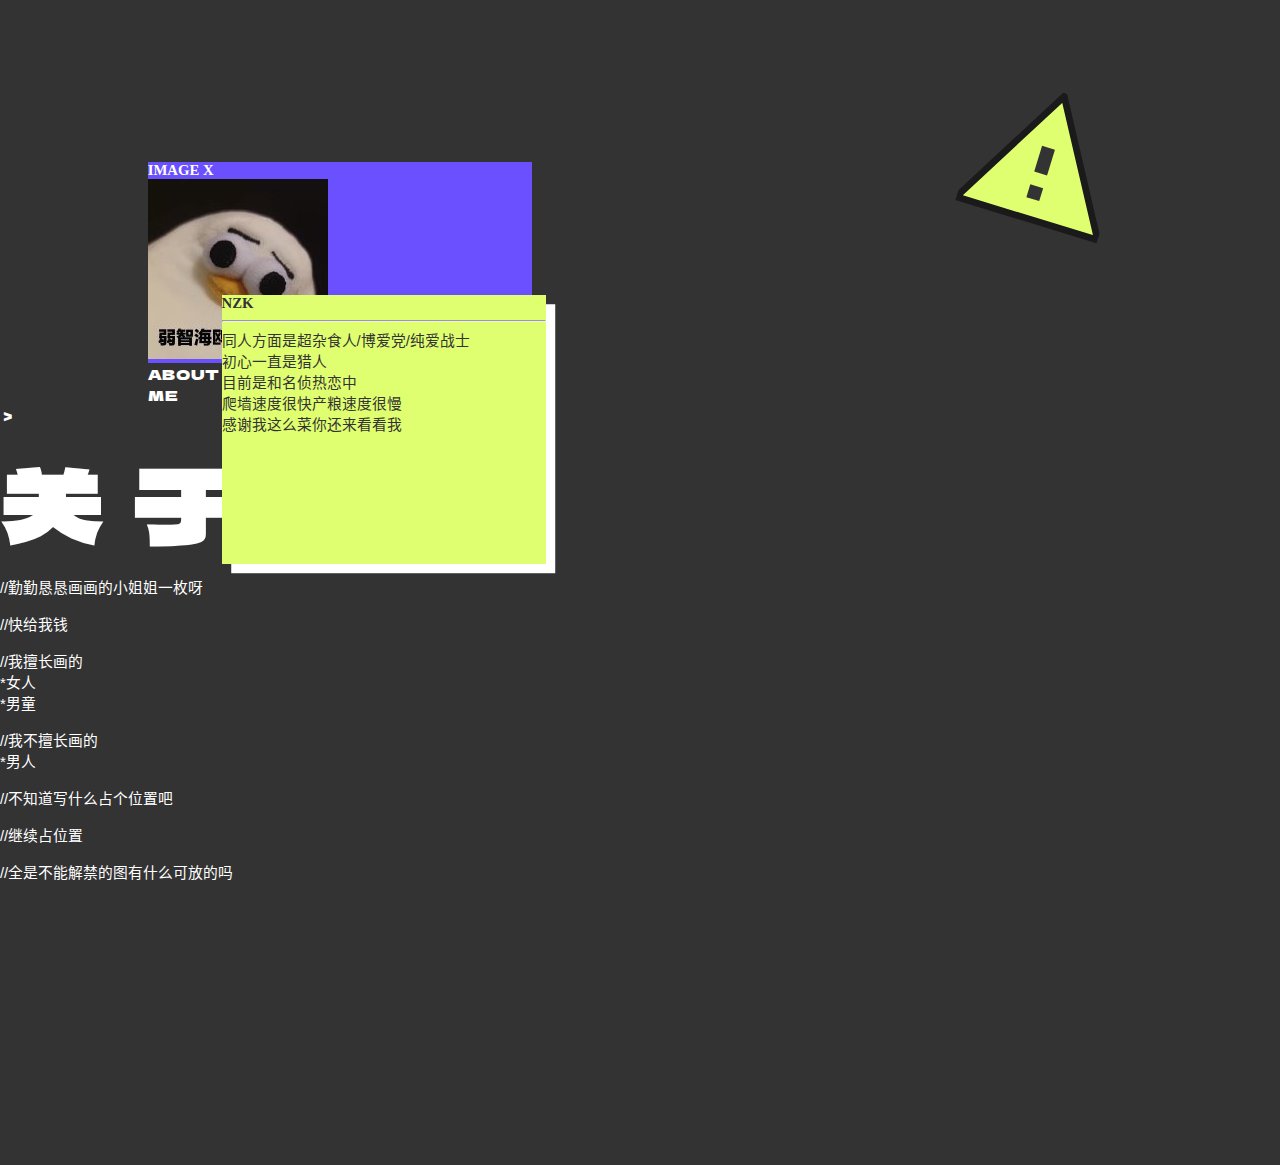
<file: about me.html>
<!DOCTYPE html>
<html lang="zh-CN">
  <head>
    <meta charset="UTF-8" />
    <meta http-equiv="X-UA-Compatible" content="IE=edge" />
    <meta name="viewport" content="width=device-width, initial-scale=1.0" />
    <title>Document</title>
    <!-- css -->
    <link
      rel="stylesheet"
      href="https://cdn.staticfile.org/twitter-bootstrap/5.1.1/css/bootstrap.min.css"
    />
    <link
      rel="stylesheet"
      href="https://cdn.jsdelivr.net/npm/bootstrap-icons@1.9.1/font/bootstrap-icons.css"
    />
    <link rel="stylesheet" href="/assets/css/normalize.css" />
    <link rel="stylesheet" href="/assets/css/about me.css" />
    <link rel="stylesheet" href="/assets/css/navbar.css" />
    <link rel="stylesheet" href="/assets/css/sidebar.css" />
    <link rel="stylesheet" href="/assets/css/responsive.css" />

    <!-- JQuery -->
    <script src="https://cdn.staticfile.org/jquery/1.10.2/jquery.min.js"></script>
    <script src="/assets/js/load-parts.js"></script>
  </head>

  <body>
    <div class="container-fluid p-0 vh-100 d-flex">
      <!-- 顶栏 -->
      <div id="navbar-container"></div>
      <!-- 内容 -->
      <div class="position-relative flex-grow-1" style="padding-top: 4rem">
        <div class="row h-100 w-100 m-0">
          <div class="col-4 d-flex flex-column">
            <div class="position-relative w-100 h-75">
              <div
                class="card-1 bg-1st border border-3 border-white rounded rounded-0 position-absolute"
              >
                <div class="d-flex justify-content-between py-1 px-2 color-4th">
                  <strong>IMAGE</strong>
                  <strong>X</strong>
                </div>
                <img
                  src="assets/img/pic/profilephoto.jpg"
                  class="card-img-bottom img-fluid"
                />
              </div>
              <div
                class="card-2 bg-2nd d-flex flex-column align-content-center flex-wrap p-2 position-absolute bottom-0 end-0"
              >
                <strong class="color-3rd text-end mt-2 fs-4">NZK</strong>
                <hr />
                <p class="color-3rd lh-lg">
                  同人方面是超杂食人/博爱党/纯爱战士<br />
                  初心一直是猎人<br />
                  目前是和名侦热恋中<br />
                  爬墙速度很快产粮速度很慢<br />
                  感谢我这么菜你还来看看我
                </p>
              </div>
            </div>

            <div class="d-flex align-items-center">
              <div class="col-10" style="padding-left: 10rem">
                <p class="font-1st display-1">
                  ABOUT<br />
                  ME
                </p>
              </div>
              <p class="col-2 font-1st display-1">＞</p>
            </div>
          </div>

          <div class="col-8 h-auto">
            <div class="position-relative h-100">
              <div
                class="d-flex flex-column position-absolute border-top border-start border-5 border-white end-0 bottom-0"
                style="height: 50rem; width: 60rem"
              >
                <div class="d-flex m-0">
                  <p
                    class="col-8 font-1st border-end border-1 text-center ps-4"
                    style="font-size: 7rem; letter-spacing: 2rem"
                  >
                    关于我
                  </p>
                  <div class="col-4"></div>
                </div>

                <div class="d-flex m-0 flex-grow-1 border-5 border-top border-white">
                  <div
                    class="flex-grow-1 ps-5 pt-5"
                  >
                    <p class="fs-5 ms-3">
                      //勤勤恳恳画画的小姐姐一枚呀<br /><br />

                      //快给我钱<br /><br />

                      //我擅长画的<br />
                      *女人<br />
                      *男童<br /><br />

                      //我不擅长画的<br />
                      *男人<br /><br />

                      //不知道写什么占个位置吧<br /><br />

                      //继续占位置<br /><br />

                      //全是不能解禁的图有什么可放的吗
                    </p>
                  </div>
                  <div
                    class="border-start border-1 border-white h-auto"
                   style="width: 3rem;">
                    <div class="bg-white" style="height: 15rem;"></div>
                  </div>
                </div>
              </div>
            </div>
          </div>
        </div>
      </div>
      <!-- 感叹号 -->
      <div class="warning-icon">
        <object
          data="/assets/img/svg/warning_icon.svg"
          type="image/svg+xml"
        ></object>
      </div>
    </div>

    <!-- js -->
    <!--  popper.min.js 用于弹窗、提示、下拉菜单 -->
    <script src="https://cdn.staticfile.org/popper.js/2.9.3/umd/popper.min.js"></script>
    <!-- 最新的 Bootstrap5 核心 JavaScript 文件 -->
    <script src="https://cdn.staticfile.org/twitter-bootstrap/5.1.1/js/bootstrap.min.js"></script>
    <script src="/assets/js/main.js"></script>
  </body>
</html>
</file>
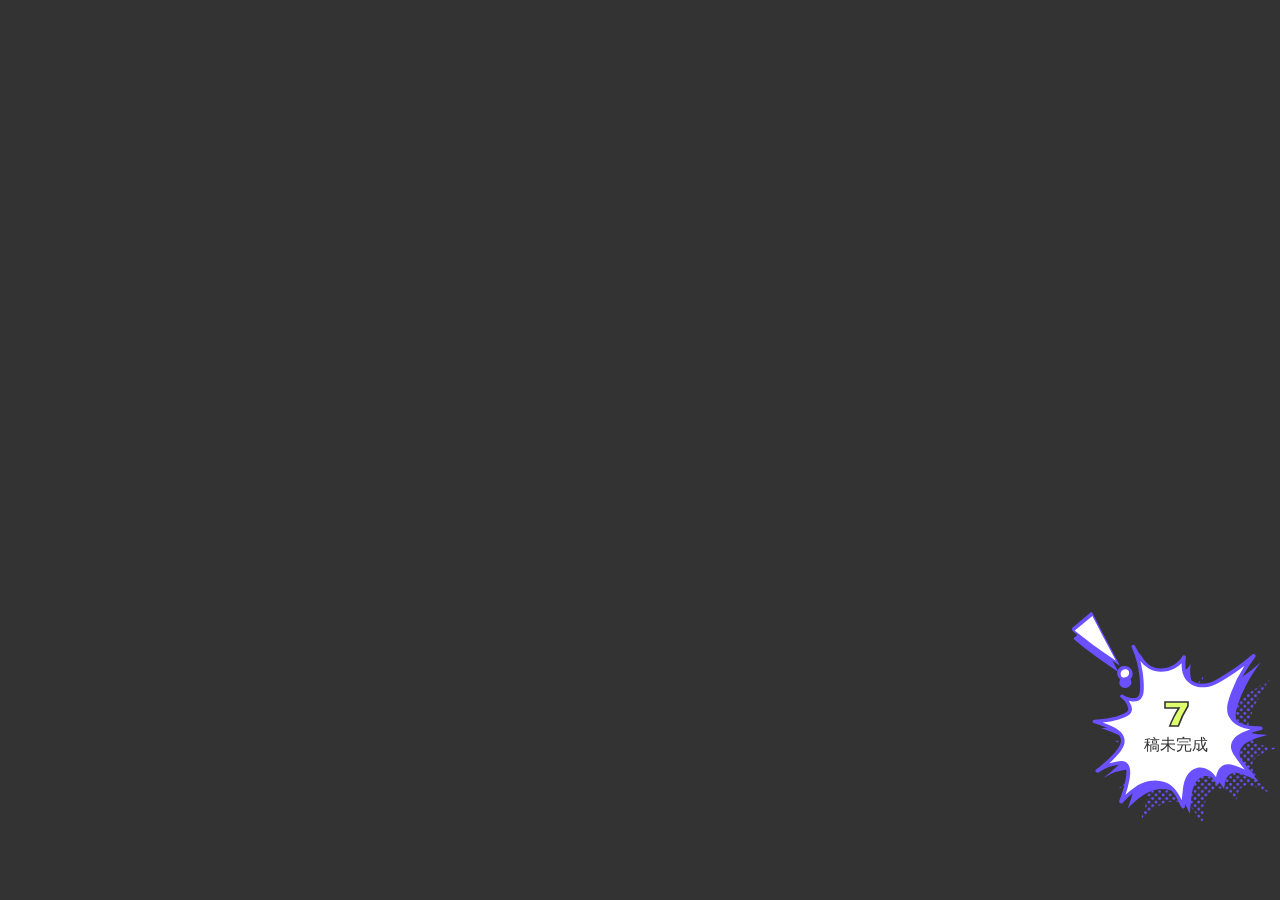
<file: count.html>
<!DOCTYPE html>
<html lang="en">
  <head>
    <meta charset="UTF-8" />
    <meta http-equiv="X-UA-Compatible" content="IE=edge" />
    <meta name="viewport" content="width=device-width, initial-scale=1.0" />
    <title>Document</title>
    <!-- css -->

    <link rel="stylesheet" href="/assets/css/normalize.css" />
    <link rel="stylesheet" href="/assets/css/responsive.css" />
  </head>
  <body>
    <!-- 浮窗 -->
    <div class="count">
      <img src="assets/img/svg/count.svg" />
      <p><span>7</span><br />稿未完成</p>
    </div>
  </body>
</html>
</file>
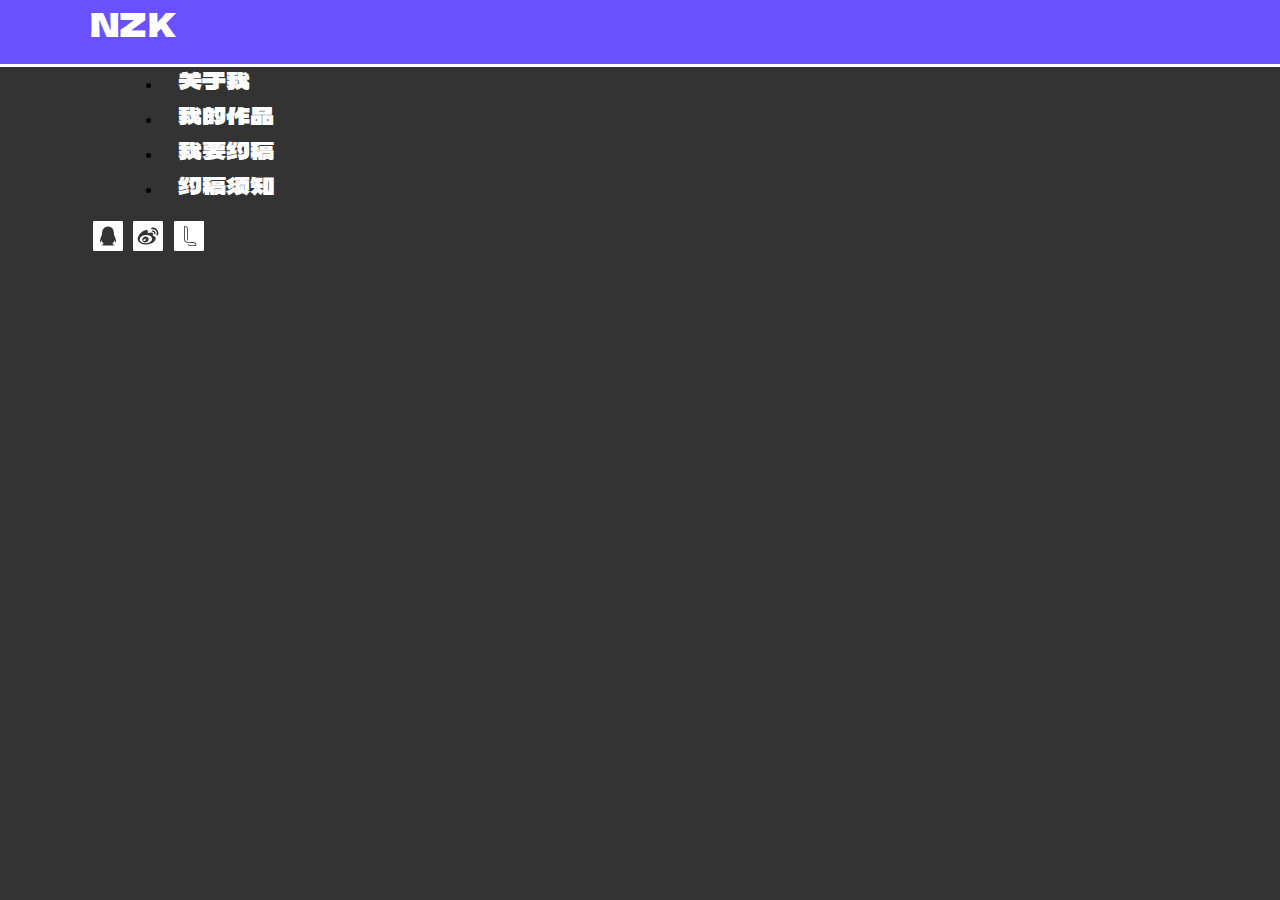
<file: navbar.html>
<!DOCTYPE html>
<html lang="zh-CN">

<head>
    <meta charset="UTF-8">
    <meta http-equiv="X-UA-Compatible" content="IE=edge">
    <meta name="viewport" content="width=device-width, initial-scale=1.0">
    <title>Document</title>
    <!-- css -->
    <!-- <link rel="stylesheet" href="https://cdn.staticfile.org/twitter-bootstrap/5.1.1/css/bootstrap.min.css"> -->
    <link rel="stylesheet" href="https://cdn.jsdelivr.net/npm/bootstrap-icons@1.9.1/font/bootstrap-icons.css">
    <link rel="stylesheet" href="/assets/css/normalize.css">
    <link rel="stylesheet" href="/assets/css/navbar.css">
    <link rel="stylesheet" href="/assets/css/responsive.css">

    <!-- JQuery -->
    <script src="https://cdn.staticfile.org/jquery/1.10.2/jquery.min.js"></script>
</head>

<body>
    <!-- 顶栏 -->
    <nav class="navbar navbar-expand-sm bg-1st fixed-top rounded-0">
        <a class="navbar-brand" href="/index.html">
            <div class="logo">NZK</div>
        </a>
        <!-- Links -->
        <ul class="navbar-nav d-none d-md-flex">
            <li class="nav-item">
                <a class="nav-link" href="/about me.html">关于我</a>
            </li>
            <li class="nav-item">
                <a class="nav-link" href="/work.html">我的作品</a>
            </li>
            <li class="nav-item">
                <a class="nav-link" href="/deal.html">我要约稿</a>
            </li>
            <li class="nav-item">
                <a class="nav-link" href="/QA.html">约稿须知</a>
            </li>
        </ul>
        <form class="navbar-brand navbar-contact d-none d-md-flex">
            <a href="http://wpa.qq.com/msgrd?v=3&uin=841712842&site=qq&menu=yes" target="_blank"><img
                    src="/assets/img/svg/qq.svg"></a>
            <a href="https://weibo.com/u/1930149341" target="_blank"><img src="assets/img/svg/weibo.svg"></a>
            <a href="https://nzkiss.lofter.com/" target="_blank"><img src="assets/img/svg/lofter.svg"></a>
        </form>
        <div class="sidebar-btn">
            <button class="bi bi-justify btn btn-primary" type="button" data-bs-toggle="offcanvas"
                data-bs-target="#offcanvasExample" aria-controls="offcanvasExample">
        </div>
    </nav>

    <!-- js -->
    <!--  popper.min.js 用于弹窗、提示、下拉菜单 -->
    <script src="https://cdn.staticfile.org/popper.js/2.9.3/umd/popper.min.js"></script>
    <!-- 最新的 Bootstrap5 核心 JavaScript 文件 -->
    <script src="https://cdn.staticfile.org/twitter-bootstrap/5.1.1/js/bootstrap.min.js"></script>
    <!-- 鼠标特效 -->
    <script>
        $(function () {
            $('.nav-link').hover(function () { $(this).addClass('hover-choose'); },
                function () { $(this).removeClass('hover-choose'); })
        });
    </script>

</body>
</file>
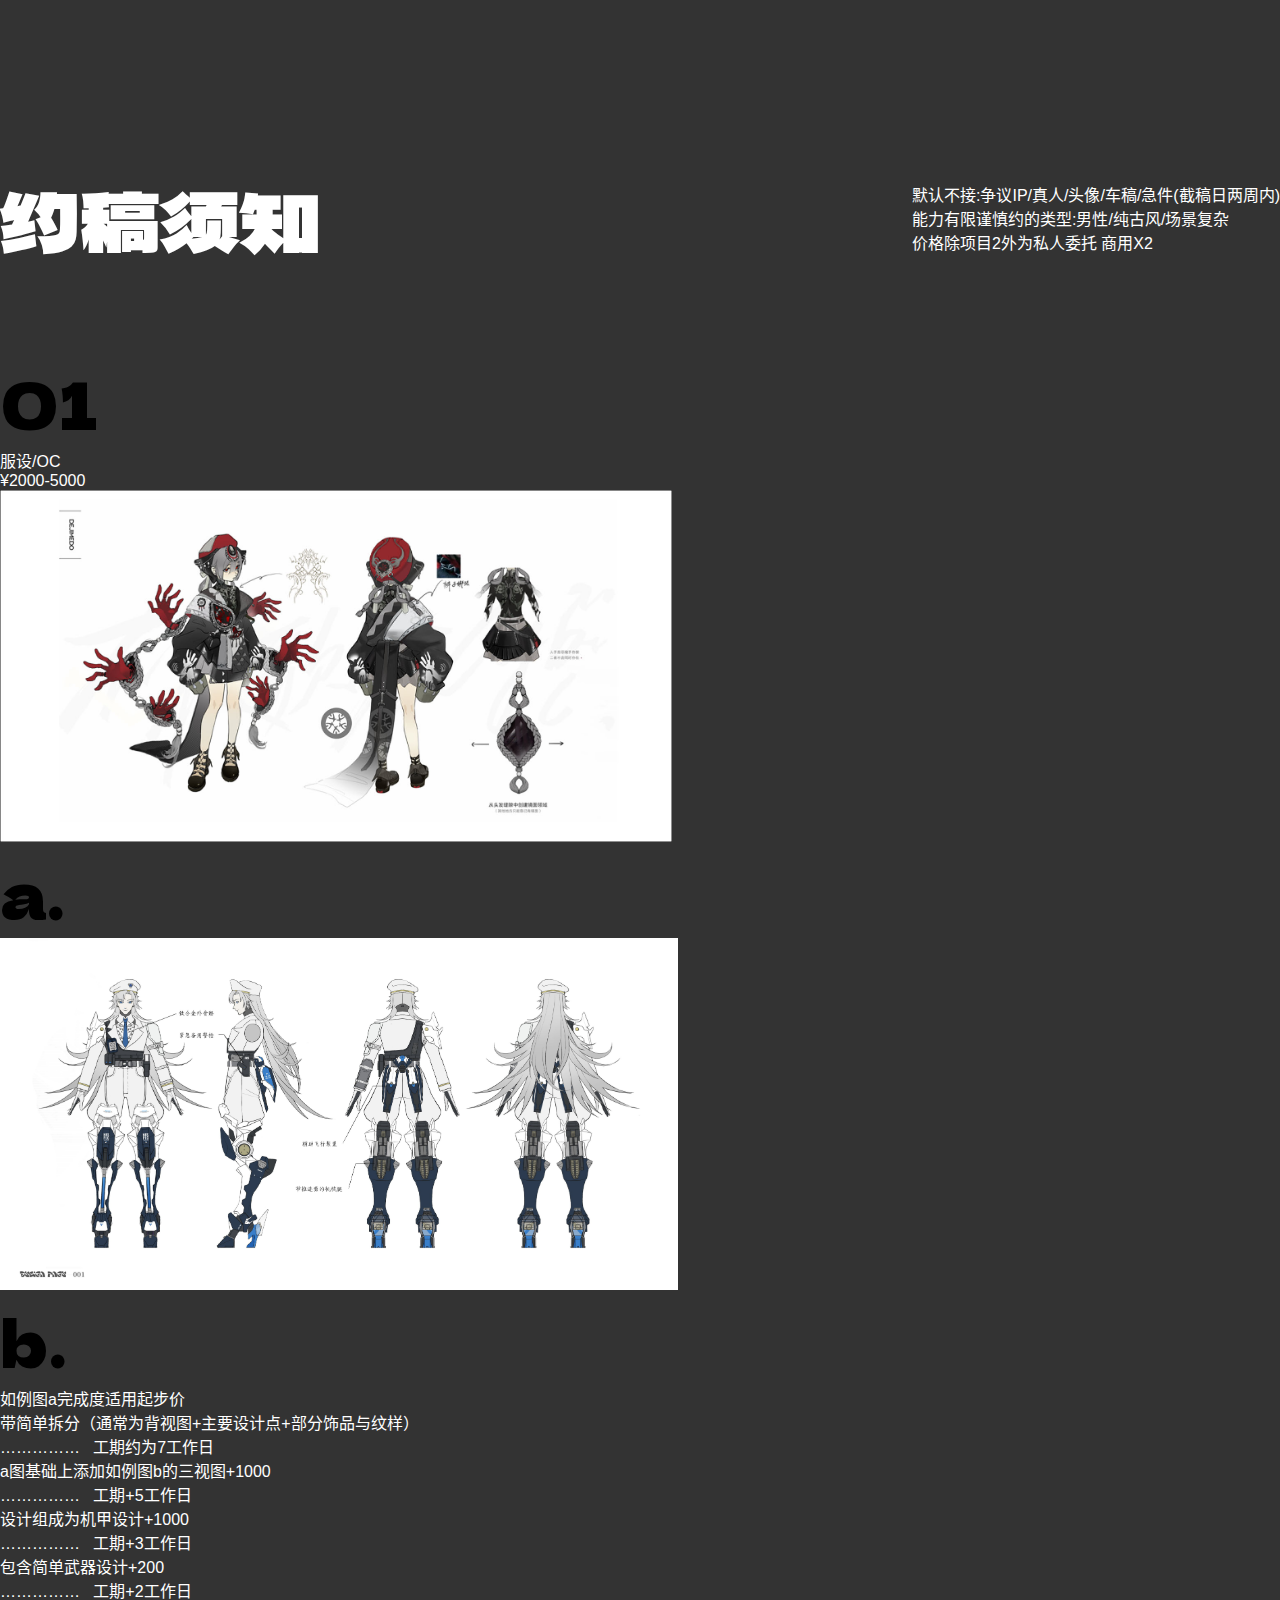
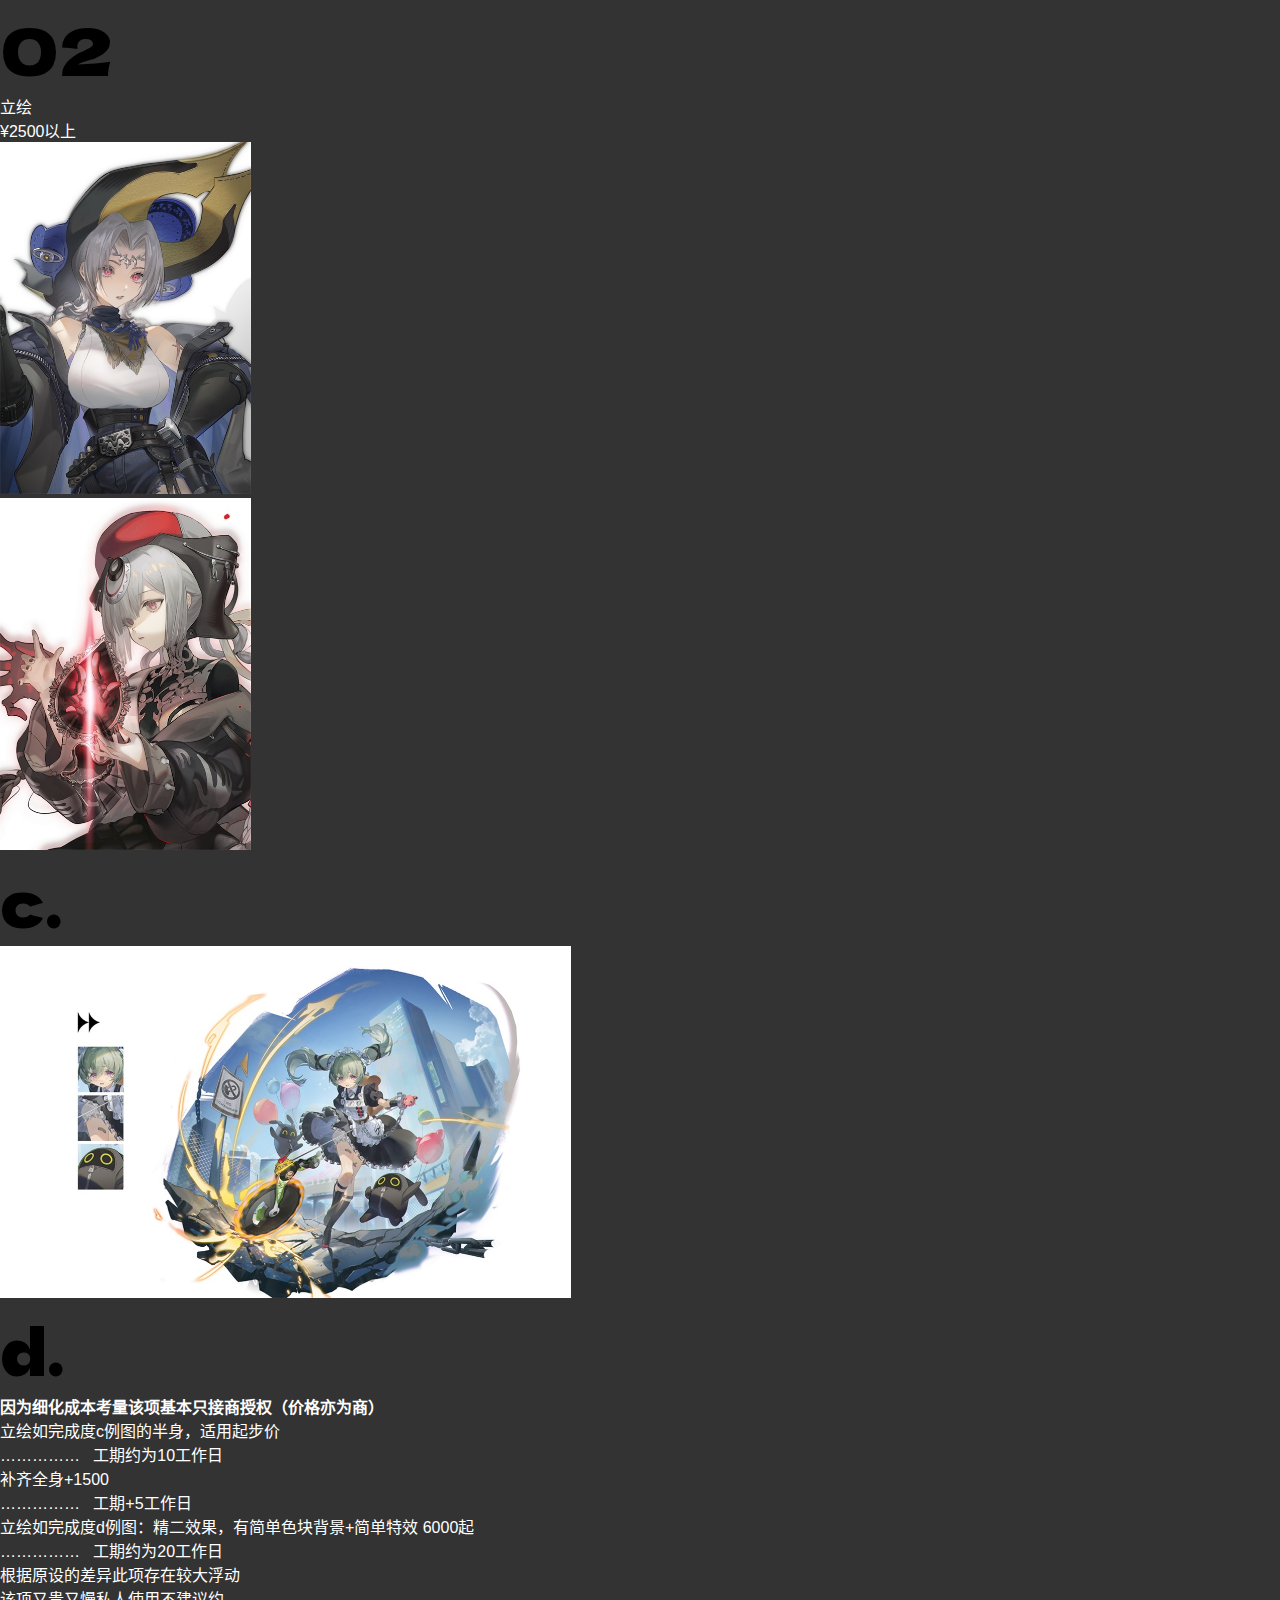
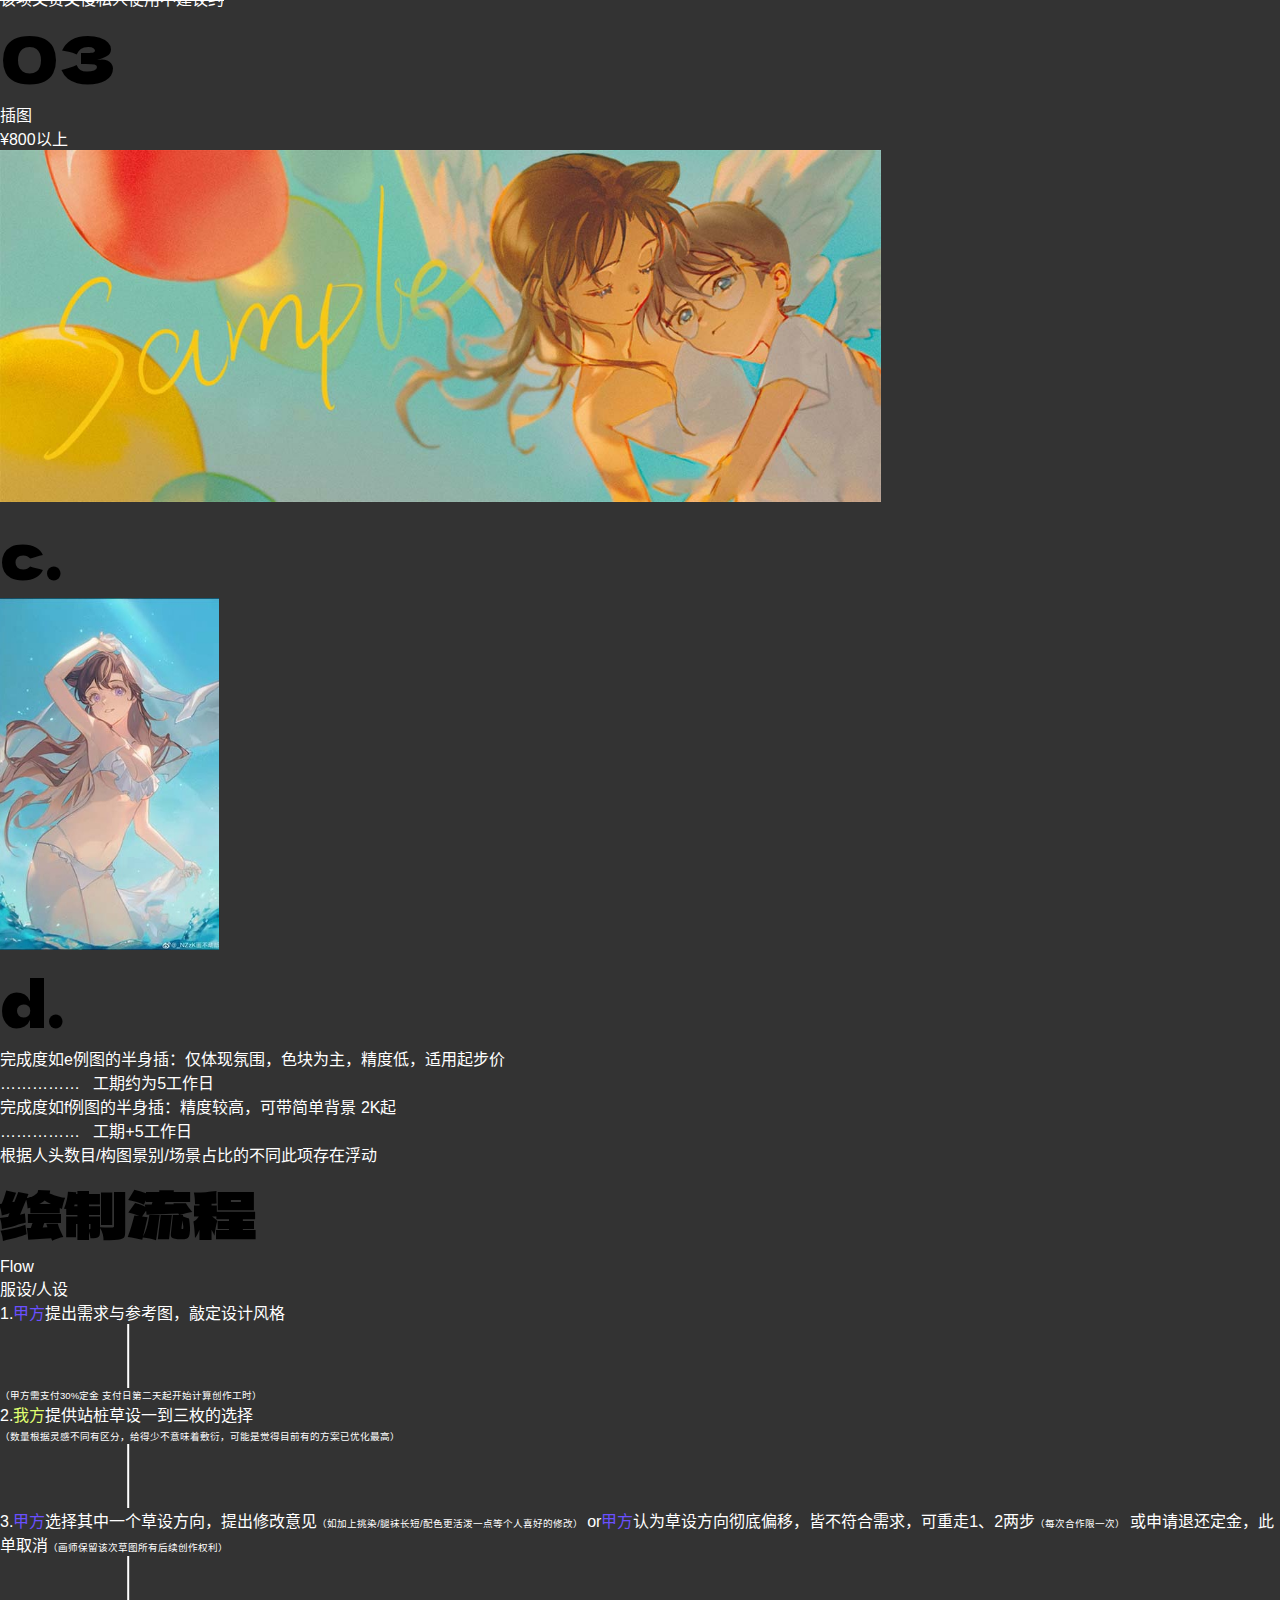
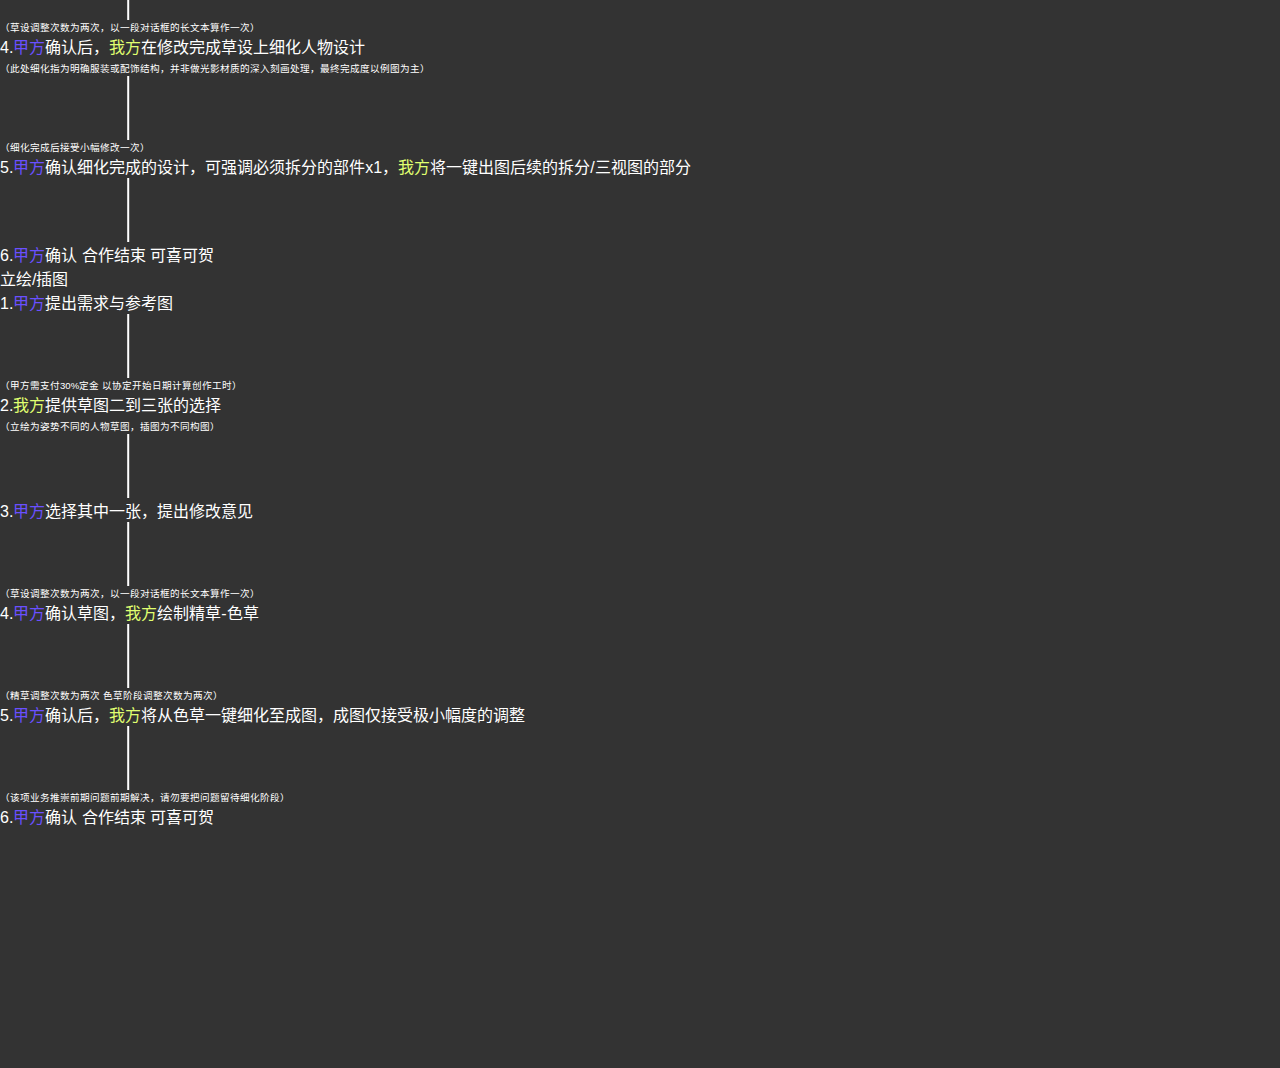
<file: QA.html>
<!DOCTYPE html>
<html lang="zh-CN">
  <head>
    <meta charset="UTF-8" />
    <meta http-equiv="X-UA-Compatible" content="IE=edge" />
    <meta name="viewport" content="width=device-width, initial-scale=1.0" />
    <title>Document</title>
    <!-- css -->
    <link
      rel="stylesheet"
      href="https://cdn.staticfile.org/twitter-bootstrap/5.1.1/css/bootstrap.min.css"
    />
    <link
      rel="stylesheet"
      href="https://cdn.jsdelivr.net/npm/bootstrap-icons@1.9.1/font/bootstrap-icons.css"
    />
    <link rel="stylesheet" href="assets/css/normalize.css" />
    <link rel="stylesheet" href="assets/css/QA.css" />
    <link rel="stylesheet" href="assets/css/responsive.css" />

    <!-- JQuery -->
    <script src="https://cdn.staticfile.org/jquery/1.10.2/jquery.min.js"></script>
    <script src="assets/js/load-parts.js"></script>
  </head>

  <body>
    <!-- 浮窗 -->
    <div id="count-container"></div>
    <!-- 顶栏 -->
    <div id="navbar-container"></div>
    <div class="page-container d-flex flex-column align-items-center">
      <div class="row head">
        <div class="col">
          <h1>约稿须知</h1>
        </div>
        <div class="col text-end">
          <p class="m-0">
            默认不接:争议IP/真人/头像/车稿/急件(截稿日两周内)
            <br />能力有限谨慎约的类型:男性/纯古风/场景复杂
            <br />价格除项目2外为私人委托 商用X2
          </p>
        </div>
      </div>
      <div class="item container row text-light">
        <div class="col">
          <!-- 01 -->
          <div class="row mb-lg-3 mt-lg-5 justify-content-between">
            <div class="col-lg-3">
              <span class="title-02">01</span>
              <p class="fw-bold fs-3 ms-1">服设/OC</p>
            </div>
            <div class="col-lg-2 align-self-end text-end">
              <p class="fs-4 lh-2">¥2000-5000</p>
            </div>
          </div>

          <div class="row">
            <div class="col-lg-12 p-0 mb-3">
              <div class="border-bottom border-2"></div>
            </div>
          </div>
          <div class="row mb-5 gx-0">
            <div class="col-lg-6">
              <div class="row align-items-end">
                <div class="col-10 px-0">
                  <img
                    src="assets/img/pic/Deal/OC1.jpg"
                    class="img-fluid border border-1 p-lg-3"
                  />
                </div>
                <div class="col-2"><span class="title-02 ms-2">a.</span></div>
              </div>
            </div>
            <div class="col-lg-6">
              <div class="row align-items-end">
                <div class="col-10 px-0">
                  <img
                    src="assets/img/pic/Deal/OC2.jpg"
                    class="img-fluid border border-1 p-lg-3"
                  />
                </div>
                <div class="col-2"><span class="title-02 ms-2">b.</span></div>
              </div>
            </div>
          </div>
          <!-- 文字解释 -->
          <div class="row mb-lg-5 gx-0">
            <div class="row">
              <p>如例图a完成度适用起步价</p>
            </div>
            <div class="row row-cols-lg-2">
              <div class="col-lg-6 mb-lg-3">
                <p>带简单拆分（通常为背视图+主要设计点+部分饰品与纹样）</p>
              </div>
              <div class="col-lg-4 mb-lg-3">
                <p>……………&nbsp;&nbsp;&nbsp;工期约为7工作日</p>
              </div>
              <div class="col-lg-6">
                <p>a图基础上添加如例图b的三视图+1000</p>
              </div>
              <div class="col-lg-4">
                <p>……………&nbsp;&nbsp;&nbsp;工期+5工作日</p>
              </div>
              <div class="col-lg-6">
                <p>设计组成为机甲设计+1000</p>
              </div>
              <div class="col-lg-4">
                <p>……………&nbsp;&nbsp;&nbsp;工期+3工作日</p>
              </div>
              <div class="col-lg-6">
                <p>包含简单武器设计+200</p>
              </div>
              <div class="col-lg-4">
                <p>……………&nbsp;&nbsp;&nbsp;工期+2工作日</p>
              </div>
            </div>
          </div>
          <!-- 02 -->
          <div class="row mb-lg-3 mt-lg-5 justify-content-between">
            <div class="col-lg-3">
              <span class="title-02">02</span>
              <p class="fw-bold fs-3 ms-1">立绘</p>
            </div>
            <div class="col-lg-2 align-self-end text-end">
              <p class="fs-4 lh-2">¥2500以上</p>
            </div>
          </div>
          <div class="row">
            <div class="col-lg-12 p-0 mb-3">
              <div class="border-bottom border-2"></div>
            </div>
          </div>
          <div class="row mb-5 gx-0">
            <div class="col-lg-6">
              <div class="row align-items-end">
                <div class="col-5 px-0">
                  <img
                    src="assets/img/pic/Deal/tachie1.jpg"
                    class="img-fluid border border-1 p-lg-3"
                  />
                </div>
                <div class="col-5 px-0">
                  <img
                    src="assets/img/pic/Deal/tachie2.jpg"
                    class="img-fluid border border-1 p-lg-3"
                  />
                </div>
                <div class="col-2"><span class="title-02 ms-2">c.</span></div>
              </div>
            </div>
            <div class="col-lg-6">
              <div class="row align-items-end">
                <div class="col-10 px-0">
                  <img
                    src="assets/img/pic/Deal/tachie3.jpg"
                    class="img-fluid border border-1 p-lg-3"
                  />
                </div>
                <div class="col-2"><span class="title-02 ms-2">d.</span></div>
              </div>
            </div>
          </div>
          <!-- 文字解释 -->
          <div class="row mb-lg-5 gx-0">
            <div class="row mb-lg-3">
              <p>
                <strong
                  >因为细化成本考量该项基本只接商授权（价格亦为商）</strong
                >
              </p>
            </div>
            <div class="row row-cols-lg-2">
              <div class="col-lg-6">
                <p>立绘如完成度c例图的半身，适用起步价</p>
              </div>
              <div class="col-lg-4">
                <p>……………&nbsp;&nbsp;&nbsp;工期约为10工作日</p>
              </div>
              <div class="col-lg-6">
                <p>补齐全身+1500</p>
              </div>
              <div class="col-lg-4">
                <p>……………&nbsp;&nbsp;&nbsp;工期+5工作日</p>
              </div>
              <div class="col-lg-6 mb-lg-3">
                <p>
                  立绘如完成度d例图：精二效果，有简单色块背景+简单特效 6000起
                </p>
              </div>
              <div class="col-lg-4 mb-lg-3">
                <p>……………&nbsp;&nbsp;&nbsp;工期约为20工作日</p>
              </div>
            </div>
            <div class="row">
              <p>
                根据原设的差异此项存在较大浮动<br />
                <del>该项又贵又慢私人使用不建议约</del>
              </p>
            </div>
          </div>

          <!-- 03 -->
          <div class="row mb-lg-3 mt-lg-5 justify-content-between">
            <div class="col-lg-3">
              <span class="title-02">03</span>
              <p class="fw-bold fs-3 ms-1">插图</p>
            </div>
            <div class="col-lg-2 align-self-end text-end">
              <p class="fs-4 lh-2">¥800以上</p>
            </div>
          </div>
          <div class="row">
            <div class="col-lg-12 mb-3">
              <div class="border-bottom border-2"></div>
            </div>
          </div>
          <div class="row mb-5 gx-0">
            <div class="col-lg-8">
              <div class="row align-items-end">
                <div class="col-10 px-0">
                  <img
                    src="assets/img/pic/Deal/illu1.jpg"
                    class="img-fluid border border-1 p-lg-3"
                  />
                </div>
                <div class="col-2"><span class="title-02 ms-2">c.</span></div>
              </div>
            </div>
            <div class="col-lg-4">
              <div class="row align-items-end">
                <div class="col-6 px-0">
                  <img
                    src="assets/img/pic/Deal/illu2.jpg"
                    class="img-fluid border border-1 p-lg-3"
                  />
                </div>
                <div class="col-2"><span class="title-02 ms-2">d.</span></div>
              </div>
            </div>
          </div>
          <!-- 文字解释 -->
          <div class="row mb-lg-5 gx-0">
            <div class="row row-cols-lg-2 mb-lg-3">
              <div class="col-lg-6">
                <p>
                  完成度如e例图的半身插：仅体现氛围，色块为主，精度低，适用起步价
                </p>
              </div>
              <div class="col-lg-4">
                <p>……………&nbsp;&nbsp;&nbsp;工期约为5工作日</p>
              </div>
              <div class="col-lg-6">
                <p>完成度如f例图的半身插：精度较高，可带简单背景 2K起</p>
              </div>
              <div class="col-lg-4">
                <p>……………&nbsp;&nbsp;&nbsp;工期+5工作日</p>
              </div>
            </div>
            <div class="row">
              <p>根据人头数目/构图景别/场景占比的不同此项存在浮动</p>
            </div>
          </div>
        </div>
        <!-- 流程 -->
        <div class="row mb-lg-3 mt-lg-5 justify-content-between">
          <div class="col-lg-3">
            <span class="title-02">绘制流程</span>
          </div>
          <div class="col-lg-2 align-self-end text-end">
            <p class="fs-4 lh-2">Flow</p>
          </div>
        </div>
        <div class="row">
          <div class="col-lg-12 p-0 mb-3">
            <div class="border-bottom border-2"></div>
          </div>
        </div>

        <div class="row gx-0 justify-content-between">
          <!-- 流程01 -->
          <div class="col-lg-5">
            <p class="row fs-3 fw-bold mb-lg-2">服设/人设</p>
            <div class="row">
              <p class="col">
                1.<span class="color-1st">甲方</span
                >提出需求与参考图，敲定设计风格
              </p>
            </div>
            <div class="row align-items-center">
              <div class="col-1 vertical-line"></div>
              <p class="col-11 mini-text">
                （甲方需支付30%定金 支付日第二天起开始计算创作工时）
              </p>
            </div>
            <div class="row">
              <p class="col">
                2.<span class="color-2nd">我方</span>提供站桩草设一到三枚的选择
                <br /><span class="mini-text"
                  >（数量根据灵感不同有区分，给得少不意味着敷衍，可能是觉得目前有的方案已优化最高）</span
                >
              </p>
            </div>
            <div class="row">
              <div class="col-1 vertical-line"></div>
            </div>
            <div class="row">
              <p class="col">
                3.<span class="color-1st">甲方</span
                >选择其中一个草设方向，提出修改意见<span class="mini-text"
                  >（如加上挑染/腿袜长短/配色更活泼一点等个人喜好的修改）</span
                >
                or<span class="color-1st">甲方</span
                >认为草设方向彻底偏移，皆不符合需求，可重走1、2两步<span
                  class="mini-text"
                  >（每次合作限一次）</span
                >
                或申请退还定金，此单取消<span class="mini-text"
                  >（画师保留该次草图所有后续创作权利）</span
                >
              </p>
            </div>
            <div class="row align-items-center">
              <div class="col-1 vertical-line"></div>
              <p class="col-11 mini-text">
                （草设调整次数为两次，以一段对话框的长文本算作一次）
              </p>
            </div>
            <div class="row">
              <p class="col">
                4.<span class="color-1st">甲方</span>确认后，<span
                  class="color-2nd"
                  >我方</span
                >在修改完成草设上细化人物设计 <br /><span class="mini-text"
                  >（此处细化指为明确服装或配饰结构，并非做光影材质的深入刻画处理，最终完成度以例图为主）</span
                >
              </p>
            </div>
            <div class="row align-items-center">
              <div class="col-1 vertical-line"></div>
              <p class="col-11 mini-text">（细化完成后接受小幅修改一次）</p>
            </div>
            <div class="row">
              <p class="col">
                5.<span class="color-1st">甲方</span
                >确认细化完成的设计，可强调必须拆分的部件x1，<span
                  class="color-2nd"
                  >我方</span
                >将一键出图后续的拆分/三视图的部分
              </p>
            </div>
            <div class="row align-items-center">
              <div class="col-1 vertical-line"></div>
            </div>
            <div class="row">
              <p class="col">
                6.<span class="color-1st">甲方</span>确认 合作结束 可喜可贺
              </p>
            </div>
          </div>
          <!-- 流程02 -->
          <div class="col-lg-5">
            <p class="row fs-3 fw-bold mb-lg-2">立绘/插图</p>
            <div class="row">
              <p class="col">
                1.<span class="color-1st">甲方</span>提出需求与参考图
              </p>
            </div>
            <div class="row align-items-center">
              <div class="col-1 vertical-line"></div>
              <p class="col-11 mini-text">
                （甲方需支付30%定金 以协定开始日期计算创作工时）
              </p>
            </div>
            <div class="row">
              <p class="col">
                2.<span class="color-2nd">我方</span>提供草图二到三张的选择
                <br /><span class="mini-text"
                  >（立绘为姿势不同的人物草图，插图为不同构图）</span
                >
              </p>
            </div>
            <div class="row">
              <div class="col-1 vertical-line"></div>
            </div>
            <div class="row">
              <p class="col">
                3.<span class="color-1st">甲方</span>选择其中一张，提出修改意见
              </p>
            </div>
            <div class="row align-items-center">
              <div class="col-1 vertical-line"></div>
              <p class="col-11 mini-text">
                （草设调整次数为两次，以一段对话框的长文本算作一次）
              </p>
            </div>
            <div class="row">
              <p class="col">
                4.<span class="color-1st">甲方</span>确认草图，<span
                  class="color-2nd"
                  >我方</span
                >绘制精草-色草
              </p>
            </div>
            <div class="row align-items-center">
              <div class="col-1 vertical-line"></div>
              <p class="col-11 mini-text">
                （精草调整次数为两次 色草阶段调整次数为两次）
              </p>
            </div>
            <div class="row">
              <p class="col">
                5.<span class="color-1st">甲方</span>确认后，<span
                  class="color-2nd"
                  >我方</span
                >将从色草一键细化至成图，成图仅接受极小幅度的调整
              </p>
            </div>
            <div class="row align-items-center">
              <div class="col-1 vertical-line"></div>
              <p class="col-11 mini-text">
                （该项业务推崇前期问题前期解决，请勿要把问题留待细化阶段）
              </p>
            </div>
            <div class="row">
              <p class="col">
                6.<span class="color-1st">甲方</span>确认 合作结束 可喜可贺
              </p>
            </div>
          </div>
        </div>
      </div>
      <div class="bottom-space"></div>
    </div>

    <!-- 最新的 Bootstrap5 核心 JavaScript 文件 -->
    <script src="https://cdn.staticfile.org/twitter-bootstrap/5.1.1/js/bootstrap.min.js"></script>
  </body>
</html>
</file>
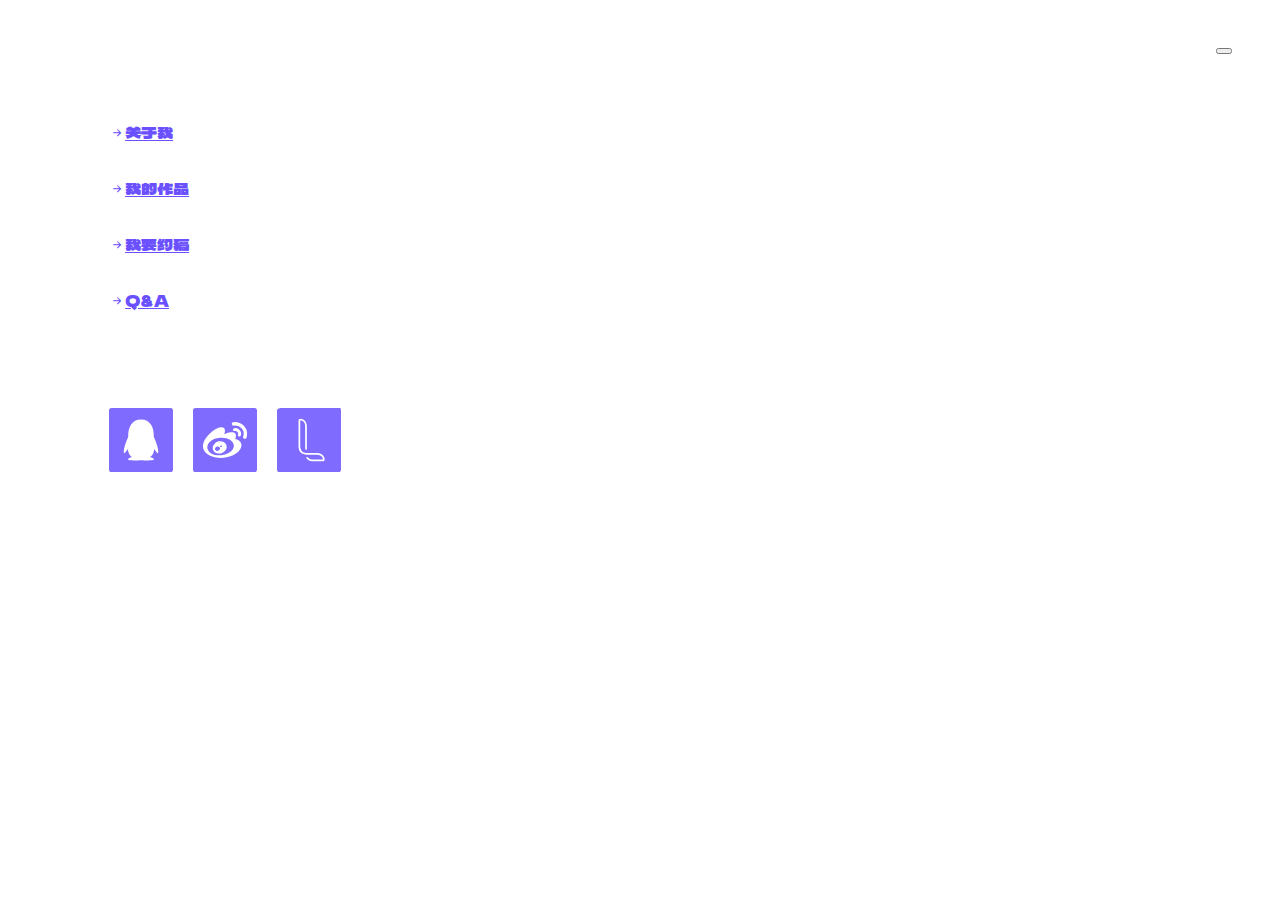
<file: sidebar.html>
<!DOCTYPE html>
<html lang="zh-CN">

<head>
    <meta charset="UTF-8">
    <meta http-equiv="X-UA-Compatible" content="IE=edge">
    <meta name="viewport" content="width=device-width, initial-scale=1.0">
    <title>Document</title>
    <!-- css -->
    <link rel="stylesheet" href="https://cdn.staticfile.org/twitter-bootstrap/5.1.1/css/bootstrap.min.css">
    <link rel="stylesheet" href="https://cdn.jsdelivr.net/npm/bootstrap-icons@1.9.1/font/bootstrap-icons.css">
    <link rel="stylesheet" href="/assets/css/sidebar.css">
    <link rel="stylesheet" href="/assets/css/responsive.css">

    <!-- JQuery -->
    <script src="https://cdn.staticfile.org/jquery/1.10.2/jquery.min.js"></script>
</head>

<body>
    <!-- 侧边栏 -->
    <div class="offcanvas offcanvas-end" id="offcanvasExample" aria-labelledby="offcanvasExampleLabel">
        <div class="offcanvas-header">
            <h5 class="offcanvas-title" id="offcanvasExampleLabel">
                <button type="button" class="btn-close text-reset" data-bs-dismiss="offcanvas"
                    aria-label="Close"></button>
            </h5>
        </div>
        <div class="offcanvas-body">
            <div class="offcanvas-list">
                <a class="offcanvas-link" href="#"><i class="bi bi-arrow-right-short"></i>关于我</a>
                <a class="offcanvas-link" href="#"><i class="bi bi-arrow-right-short"></i>我的作品</a>
                <a class="offcanvas-link" href="#"><i class="bi bi-arrow-right-short"></i>我要约稿</a>
                <a class="offcanvas-link" href="#"><i class="bi bi-arrow-right-short"></i>Q&amp;A</a>
            </div>
            <div class="offcanvas-contact">
                <a href="http://wpa.qq.com/msgrd?v=3&uin=841712842&site=qq&menu=yes" target="_blank"><img
                        src="/assets/img/svg/qq_block .svg"></a>
                <a href="https://weibo.com/u/1930149341" target="_blank"><img src="assets/img/svg/weibo_block.svg"></a>
                <a href="https://nzkiss.lofter.com/" target="_blank"><img src="assets/img/svg/lofter_block.svg"></a>
            </div>
        </div>
    </div>
</body>
</file>
<file: assets/css/about me.css>
.card-1 {
  width: 30%;
  margin-top: 7rem;
  margin-left: 10rem;
  z-index: 2;
}
.card-2 {
  position: absolute;
  z-index: 1;
  top: 20rem;
  left: 15rem;
  width: 22rem;
  height: 18.1875rem;
  box-shadow: 0.625rem 0.625rem 0 white;
}
.aboutme-decorated {
  margin-left: 10rem;
}
.warning-icon {
  position: absolute;
  right: 11rem;
  bottom: 45rem;
  width: 10rem;
  rotate: 17deg;
}
.warning-icon .object svg {
  stroke-width: 0.625rem;
}
</file>
<file: assets/css/navbar.css>
.navbar {
  flex: 0 0 auto;
  flex-shrink: 0;
  height: 4rem;
  padding: 0 7%;
  flex-direction: row;
  justify-content: space-between;
  border-bottom: 0.2rem solid white;
}
#Logo {
  height: 4rem;
}
.nav-item .nav-link {
  padding: 0.5rem 1rem;
  font-size: 1.5rem;
  transition: color 0.15s ease-in-out, background-color 0.15s ease-in-out, border-color 0.15s ease-in-out;
}
.nav-item {
  position: relative;
  margin: 0 2rem;
}
.hover-choose {
  background: url(/assets/img/svg/choose.svg) no-repeat;
  background-position: 50% 50%;
  width: 100%;
  height: 100%;
}
.nav-link:focus,
.nav-link:hover {
  color: #e0ff70;
}
.navbar-contact {
  margin: 0;
}
form img {
  height: 30px;
  margin: 0.2rem;
}
#hover-choose {
  display: inline;
  position: absolute;
  left: 0;
  margin-right: 5px;
  width: 121px;
  height: 43px;
}
</file>
<file: assets/css/sidebar.css>
@font-face {
  font-family: "标小智无界黑";
  src: url(/assets/fonts/标小智无界黑.ttf);
}
.btn {
  background-color: rgba(255, 255, 255, 0);
  border: none;
  font-size: 3rem;
}
.offcanvas {
  width: 30rem;
  padding-left: 8%;
}
.btn-close {
  position: absolute;
  top: 3rem;
  right: 3rem;
}
.offcanvas-list {
  margin-top: 25%;
}
.offcanvas-link {
  display: block;
  font-family: "标小智无界黑";
  color: #6a50ff;
  font-size: 16px;
  margin-bottom: 2rem;
}
.offcanvas-contact {
  margin-top: 6rem;
}
.offcanvas-contact img {
  width: 4rem;
  margin-right: 1rem;
}
</file>
<file: assets/css/responsive.css>
@media (max-width: 575px) {
  .navbar {
    height: 8rem;
  }
}
@media (min-width: 575px) {
  .sidebar-btn {
    display: none;
  }
}
@media (min-width: 576px) {
  #table-02 {
    display: none;
  }
}
@media (max-width: 575px) {
  #table-01 {
    display: none;
  }
  #table-02 {
    visibility: visible;
  }
  .table {
    height: 50%;
  }
}
</file>
<file: assets/css/QA.css>
.head {
  width: 80rem;
  margin-bottom: 5rem;
}
.item {
  width: 80rem;
  padding: 0 0 0 0;
}
.item img {
  height: 22rem;
  object-fit: contain;
}
.vertical-line {
  position: relative;
  height: 4rem;
}
.vertical-line::after {
  content: '';
  position: absolute;
  top: 0;
  left: 10%;
  transform: translateX(-50%);
  width: 0.1rem;
  /* 竖线的宽度 */
  height: 100%;
  /* 竖线的高度，可以根据需要调整 */
  background-color: white;
  /* 竖线的颜色 */
}
</file>
